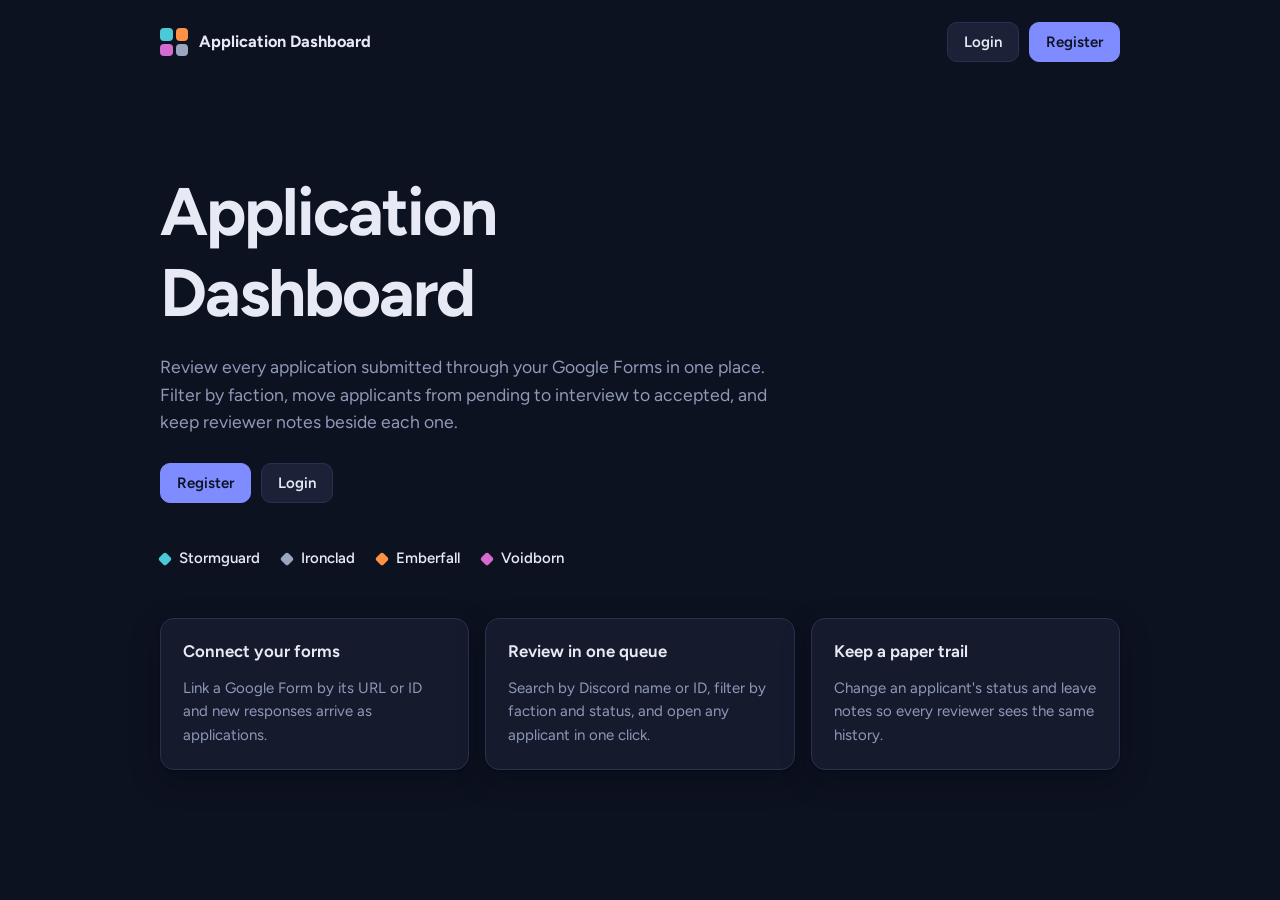
<file: index.html>
<!DOCTYPE html>
<html lang="en">
<head>
<meta charset="utf-8">
<meta name="viewport" content="width=device-width, initial-scale=1">
<title>Application Dashboard</title>
<meta name="color-scheme" content="dark">
<link rel="preconnect" href="https://fonts.googleapis.com">
<link rel="preconnect" href="https://fonts.gstatic.com" crossorigin>
<link href="https://fonts.googleapis.com/css2?family=Figtree:wght@400;500;600;700&display=swap" rel="stylesheet">
<link rel="stylesheet" href="css/style.css">
</head>
<body data-page="home">
<div class="landing">
  <header class="landing-nav">
    <a class="brand" href="index.html"><span class="brand-mark" aria-hidden="true"><i></i><i></i><i></i><i></i></span>Application Dashboard</a>
    <div class="actions"><a class="btn" href="login.html">Login</a><a class="btn btn-primary" href="register.html">Register</a></div>
  </header>
  <section class="hero">
    <h1>Application Dashboard</h1>
    <p class="lead">Review every application submitted through your Google Forms in one place. Filter by faction, move applicants from pending to interview to accepted, and keep reviewer notes beside each one.</p>
    <div class="actions"><a class="btn btn-primary" href="register.html">Register</a><a class="btn" href="login.html">Login</a></div>
    <div class="faction-row" aria-label="Factions">
      <span class="faction faction-stormguard">Stormguard</span><span class="faction faction-ironclad">Ironclad</span><span class="faction faction-emberfall">Emberfall</span><span class="faction faction-voidborn">Voidborn</span>
    </div>
  </section>
  <section class="features" aria-label="What it does">
    <div class="card card-pad"><h2>Connect your forms</h2><p>Link a Google Form by its URL or ID and new responses arrive as applications.</p></div>
    <div class="card card-pad"><h2>Review in one queue</h2><p>Search by Discord name or ID, filter by faction and status, and open any applicant in one click.</p></div>
    <div class="card card-pad"><h2>Keep a paper trail</h2><p>Change an applicant's status and leave notes so every reviewer sees the same history.</p></div>
  </section>
</div>
</body>
</html>
</file>
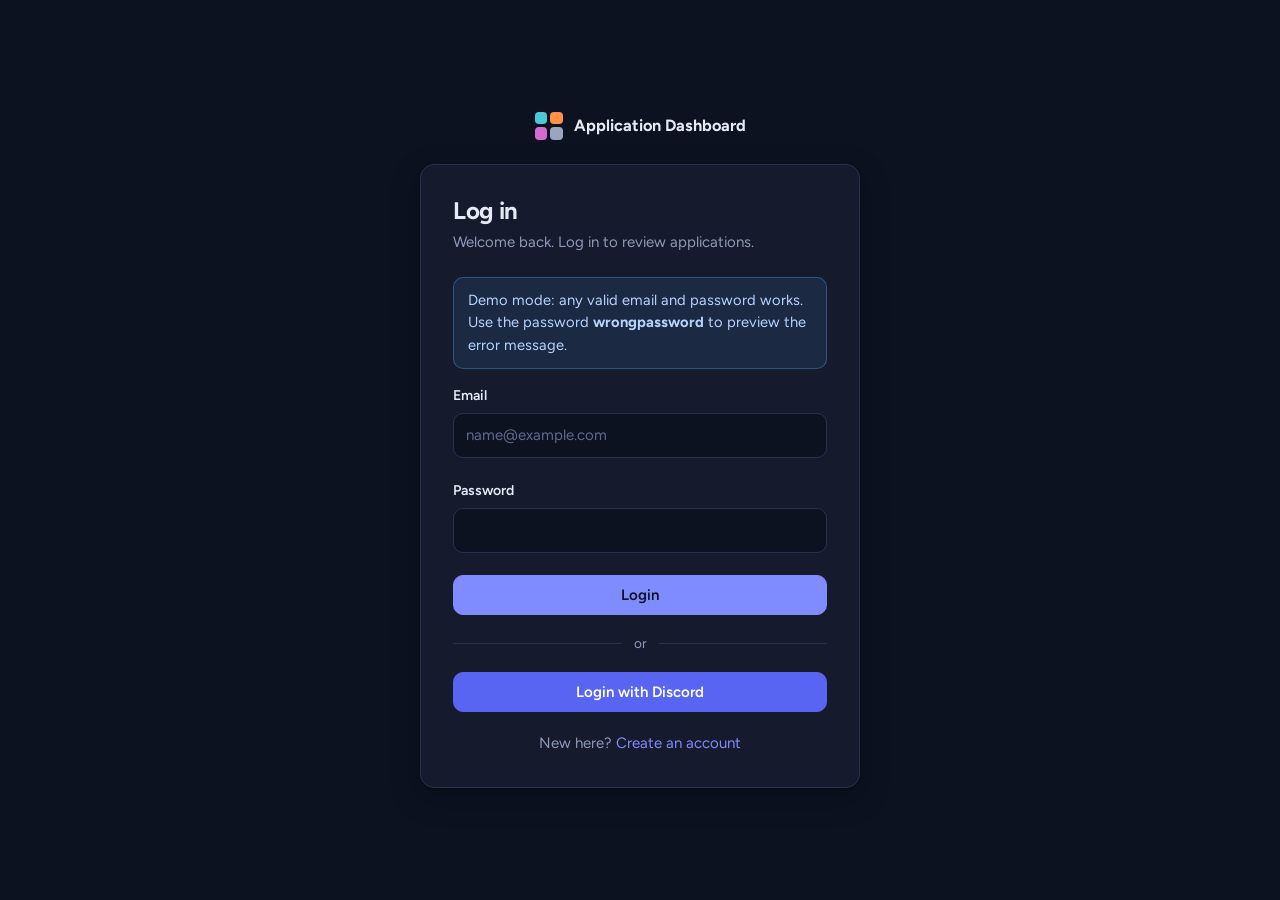
<file: application.html>
<!DOCTYPE html>
<html lang="en">
<head>
<meta charset="utf-8">
<meta name="viewport" content="width=device-width, initial-scale=1">
<title>Application · Application Dashboard</title>
<meta name="color-scheme" content="dark">
<link rel="preconnect" href="https://fonts.googleapis.com">
<link rel="preconnect" href="https://fonts.gstatic.com" crossorigin>
<link href="https://fonts.googleapis.com/css2?family=Figtree:wght@400;500;600;700&display=swap" rel="stylesheet">
<link rel="stylesheet" href="css/style.css">
</head>
<body data-protected data-page="application" data-nav="applications">
<div class="app">
  <header class="topbar" id="topbar"></header>
  <aside class="sidebar" id="sidebar" aria-label="Sidebar"></aside>
  <div class="backdrop" id="backdrop"></div>
  <main class="main" id="main">
    <div id="detail-root" aria-live="polite"><div class="card card-pad" aria-busy="true"><span class="skeleton" style="width:30%;height:24px"></span></div></div>
  </main>
</div>
<script src="js/api.js"></script>
<script src="js/auth.js"></script>
<script src="js/application.js"></script>
</body>
</html>
</file>
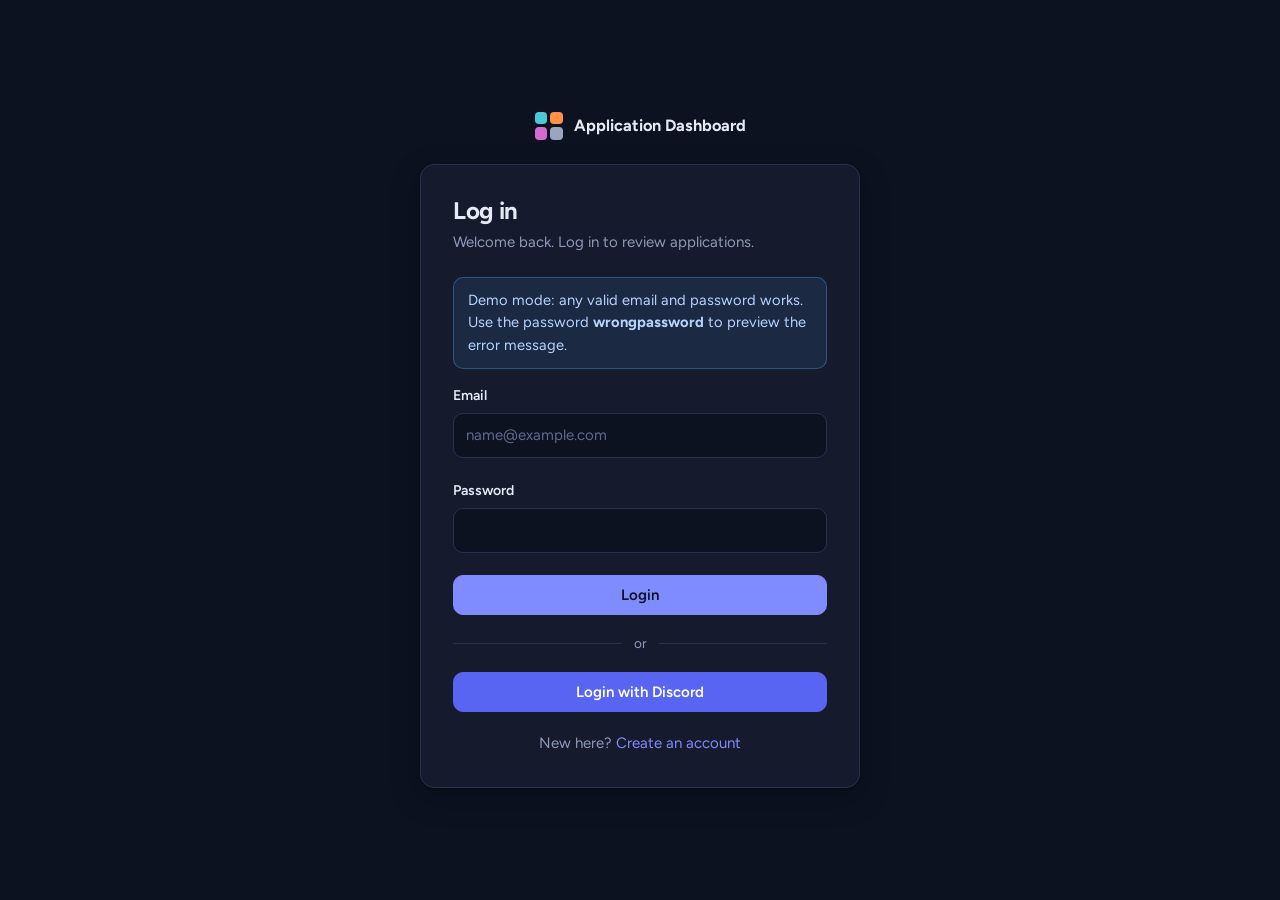
<file: applications.html>
<!DOCTYPE html>
<html lang="en">
<head>
<meta charset="utf-8">
<meta name="viewport" content="width=device-width, initial-scale=1">
<title>Applications · Application Dashboard</title>
<meta name="color-scheme" content="dark">
<link rel="preconnect" href="https://fonts.googleapis.com">
<link rel="preconnect" href="https://fonts.gstatic.com" crossorigin>
<link href="https://fonts.googleapis.com/css2?family=Figtree:wght@400;500;600;700&display=swap" rel="stylesheet">
<link rel="stylesheet" href="css/style.css">
</head>
<body data-protected data-page="applications">
<div class="app">
  <header class="topbar" id="topbar"></header>
  <aside class="sidebar" id="sidebar" aria-label="Sidebar"></aside>
  <div class="backdrop" id="backdrop"></div>
  <main class="main" id="main">
    <div class="page-head"><div><h1>Applications</h1><p>Search, filter and open any application.</p></div></div>
    <section class="card" aria-label="Applications">
      <div class="toolbar">
        <input class="input search" id="search" type="search" placeholder="Search by username, Discord ID or application ID" aria-label="Search applications">
        <select class="input" id="filter-faction" aria-label="Filter by faction"><option value="All">Faction: All</option><option>Stormguard</option><option>Ironclad</option><option>Emberfall</option><option>Voidborn</option></select>
        <select class="input" id="filter-status" aria-label="Filter by status"><option value="All">Status: All</option><option>Pending</option><option>Interview</option><option>Accepted</option><option>Denied</option></select>
        <select class="input" id="sort" aria-label="Sort order"><option value="newest" selected>Newest first</option><option value="oldest">Oldest first</option></select>
      </div>
      <div class="table-wrap"><table>
        <thead><tr><th scope="col">ID</th><th scope="col">Discord Username</th><th scope="col">Discord ID</th><th scope="col">Faction</th><th scope="col">Status</th><th scope="col">Submitted Date</th><th scope="col">Actions</th></tr></thead>
        <tbody id="apps-body"></tbody>
      </table></div>
      <nav class="pager" id="pager" aria-label="Pagination" hidden><span id="pager-info"></span><div class="pager-btns" id="pager-btns"></div></nav>
    </section>
  </main>
</div>
<script src="js/api.js"></script>
<script src="js/auth.js"></script>
<script src="js/applications.js"></script>
</body>
</html>
</file>
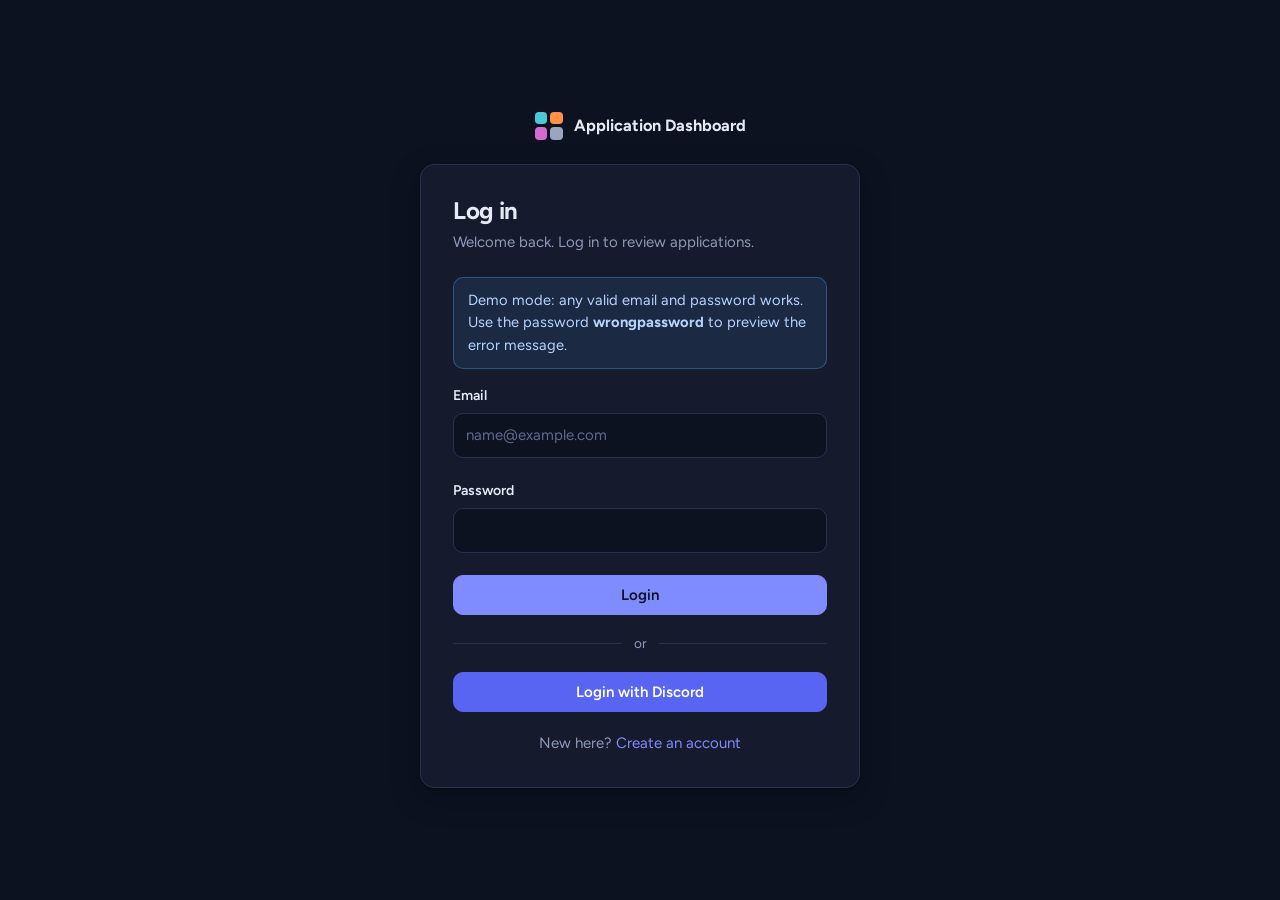
<file: dashboard.html>
<!DOCTYPE html>
<html lang="en">
<head>
<meta charset="utf-8">
<meta name="viewport" content="width=device-width, initial-scale=1">
<title>Dashboard · Application Dashboard</title>
<meta name="color-scheme" content="dark">
<link rel="preconnect" href="https://fonts.googleapis.com">
<link rel="preconnect" href="https://fonts.gstatic.com" crossorigin>
<link href="https://fonts.googleapis.com/css2?family=Figtree:wght@400;500;600;700&display=swap" rel="stylesheet">
<link rel="stylesheet" href="css/style.css">
</head>
<body data-protected data-page="dashboard">
<div class="app">
  <header class="topbar" id="topbar"></header>
  <aside class="sidebar" id="sidebar" aria-label="Sidebar"></aside>
  <div class="backdrop" id="backdrop"></div>
  <main class="main" id="main">
    <div class="page-head"><div><h1>Dashboard</h1><p>A snapshot of everything submitted so far.</p></div><a class="btn btn-primary" href="applications.html">View all applications</a></div>
    <section class="stats" aria-label="Application totals">
      <div class="card stat" style="--c:var(--accent)"><div class="stat-label">Total Applications</div><div class="stat-value" id="stat-total"><span class="skeleton lg"></span></div></div>
      <div class="card stat" style="--c:var(--pending)"><div class="stat-label">Pending</div><div class="stat-value" id="stat-pending"><span class="skeleton lg"></span></div></div>
      <div class="card stat" style="--c:var(--interview)"><div class="stat-label">Interview</div><div class="stat-value" id="stat-interview"><span class="skeleton lg"></span></div></div>
      <div class="card stat" style="--c:var(--accepted)"><div class="stat-label">Accepted</div><div class="stat-value" id="stat-accepted"><span class="skeleton lg"></span></div></div>
      <div class="card stat" style="--c:var(--denied)"><div class="stat-label">Denied</div><div class="stat-value" id="stat-denied"><span class="skeleton lg"></span></div></div>
    </section>
    <section class="card" aria-labelledby="recent-h">
      <div class="card-head"><h2 id="recent-h">Recent applications</h2><a href="applications.html">See all</a></div>
      <div class="table-wrap"><table>
        <thead><tr><th scope="col">Discord username</th><th scope="col">Faction</th><th scope="col">Status</th><th scope="col">Submitted</th><th scope="col"><span class="sr-only">Actions</span></th></tr></thead>
        <tbody id="recent-body"></tbody>
      </table></div>
    </section>
  </main>
</div>
<script src="js/api.js"></script>
<script src="js/auth.js"></script>
<script src="js/dashboard.js"></script>
</body>
</html>
</file>
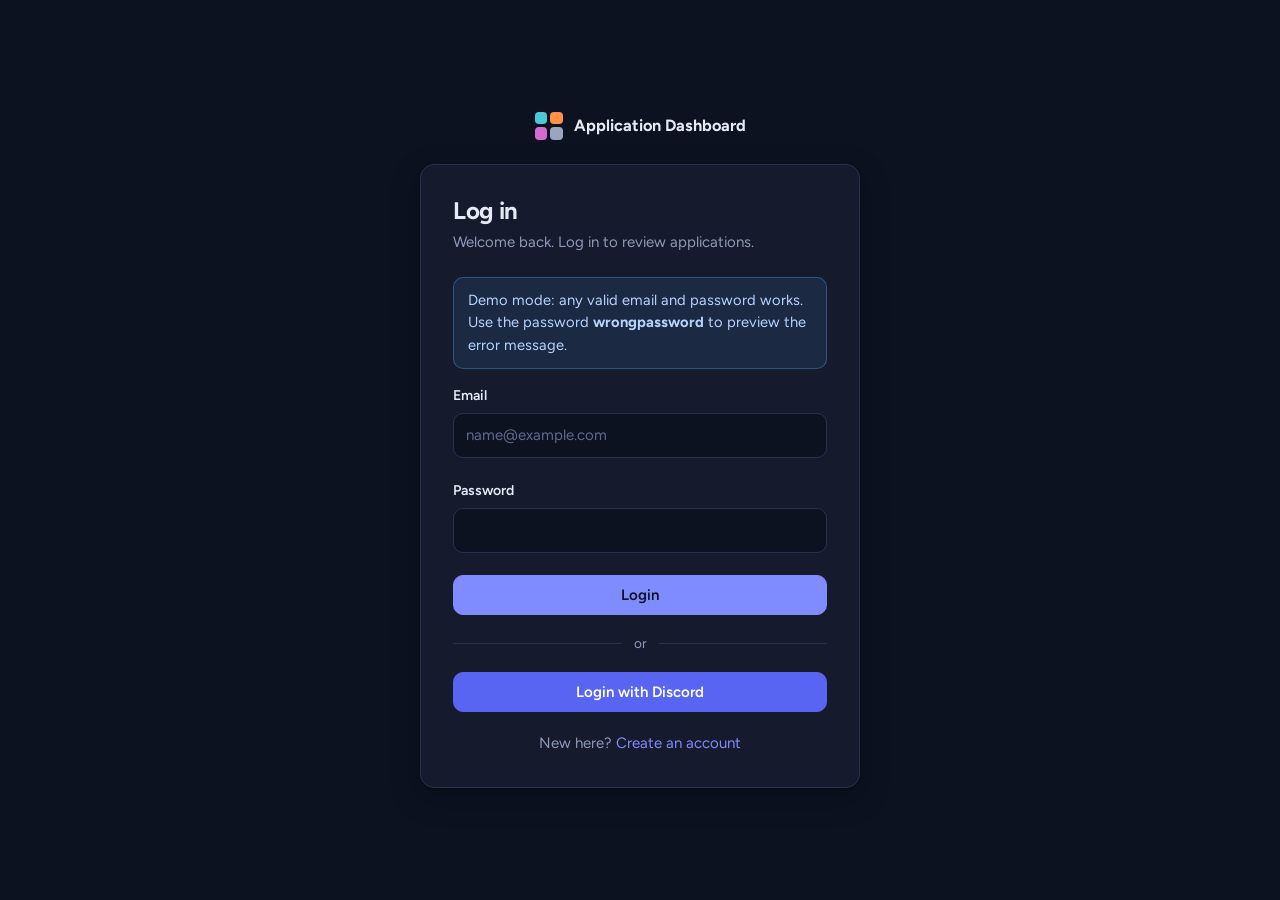
<file: forms.html>
<!DOCTYPE html>
<html lang="en">
<head>
<meta charset="utf-8">
<meta name="viewport" content="width=device-width, initial-scale=1">
<title>Connected Forms · Application Dashboard</title>
<meta name="color-scheme" content="dark">
<link rel="preconnect" href="https://fonts.googleapis.com">
<link rel="preconnect" href="https://fonts.gstatic.com" crossorigin>
<link href="https://fonts.googleapis.com/css2?family=Figtree:wght@400;500;600;700&display=swap" rel="stylesheet">
<link rel="stylesheet" href="css/style.css">
</head>
<body data-protected data-page="forms">
<div class="app">
  <header class="topbar" id="topbar"></header>
  <aside class="sidebar" id="sidebar" aria-label="Sidebar"></aside>
  <div class="backdrop" id="backdrop"></div>
  <main class="main" id="main">
    <div class="page-head"><div><h1>Connected Forms</h1><p>Google Forms that feed applications into this dashboard.</p></div></div>
    <div class="stack">
      <section class="card card-pad" aria-labelledby="connect-h">
        <h2 id="connect-h">Connect a form</h2>
        <div id="form-alert" class="alert" role="alert" hidden></div>
        <form id="connect-form" class="inline-form" novalidate>
          <div class="field"><label class="sr-only" for="form-input">Google Form URL or Form ID</label><input class="input" id="form-input" type="text" autocomplete="off" placeholder="Google Form URL or Form ID"><div class="field-error" id="form-input-error"></div></div>
          <button class="btn btn-primary" type="submit" id="connect-submit">Connect Google Form</button>
        </form>
      </section>
      <section class="card" aria-label="Connected forms">
        <div class="table-wrap"><table>
          <thead><tr><th scope="col">Form name</th><th scope="col">Google Form ID</th><th scope="col">Status</th><th scope="col">Connected date</th><th scope="col">Actions</th></tr></thead>
          <tbody id="forms-body"></tbody>
        </table></div>
      </section>
    </div>
  </main>
</div>
<script src="js/api.js"></script>
<script src="js/auth.js"></script>
<script src="js/forms.js"></script>
</body>
</html>
</file>
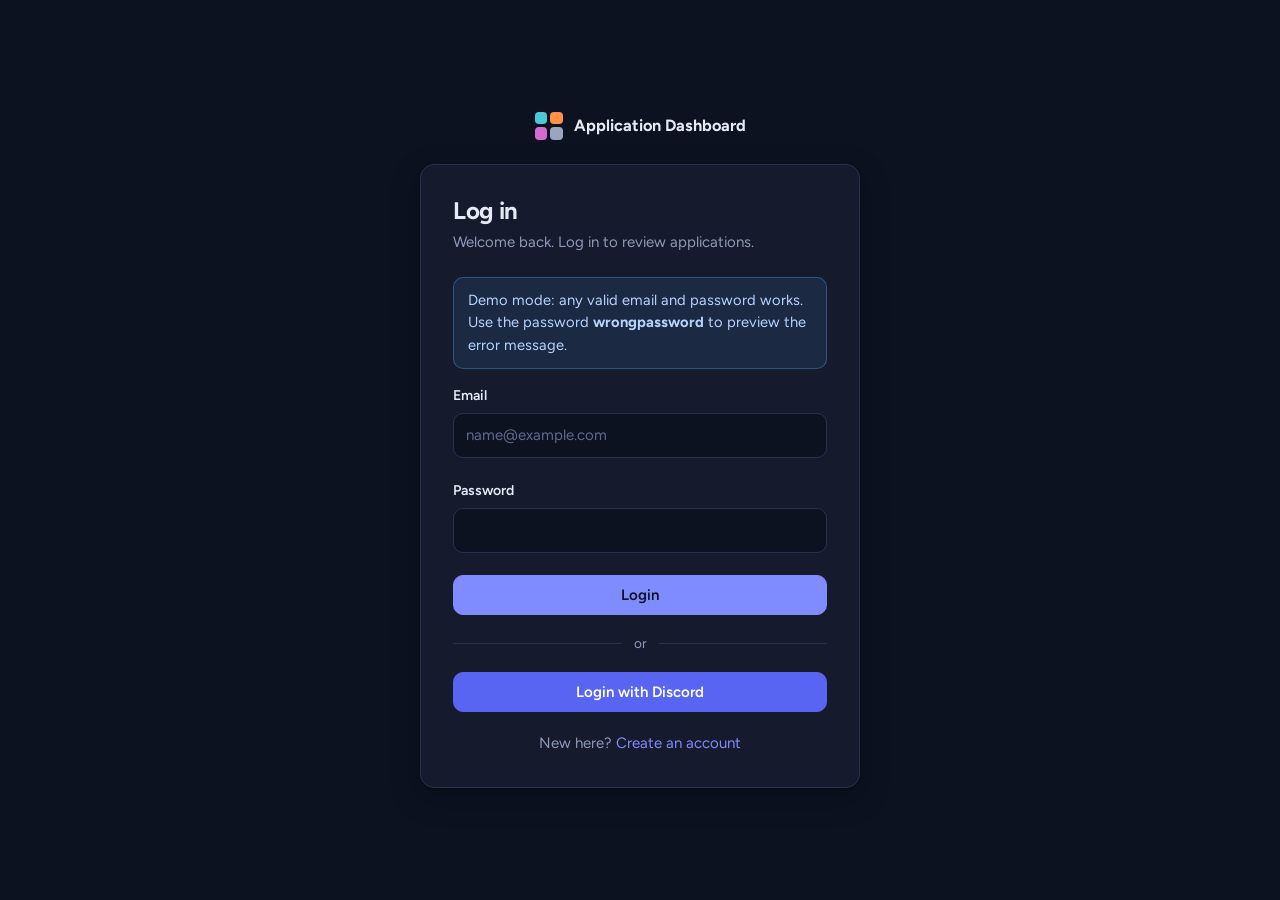
<file: login.html>
<!DOCTYPE html>
<html lang="en">
<head>
<meta charset="utf-8">
<meta name="viewport" content="width=device-width, initial-scale=1">
<title>Login · Application Dashboard</title>
<meta name="color-scheme" content="dark">
<link rel="preconnect" href="https://fonts.googleapis.com">
<link rel="preconnect" href="https://fonts.gstatic.com" crossorigin>
<link href="https://fonts.googleapis.com/css2?family=Figtree:wght@400;500;600;700&display=swap" rel="stylesheet">
<link rel="stylesheet" href="css/style.css">
</head>
<body data-page="login">
<div class="auth-wrap">
  <a class="brand" href="index.html"><span class="brand-mark" aria-hidden="true"><i></i><i></i><i></i><i></i></span>Application Dashboard</a>
  <div class="card auth-card">
    <h1>Log in</h1>
    <p class="sub">Welcome back. Log in to review applications.</p>
    <div id="form-alert" class="alert" role="alert" hidden></div>
    <div id="demo-note" class="alert alert-info" hidden>Demo mode: any valid email and password works. Use the password <strong>wrongpassword</strong> to preview the error message.</div>
    <form id="login-form" novalidate>
      <div class="field"><label for="email">Email</label><input class="input" id="email" name="email" type="email" autocomplete="email" placeholder="name@example.com" required><div class="field-error" id="email-error"></div></div>
      <div class="field"><label for="password">Password</label><input class="input" id="password" name="password" type="password" autocomplete="current-password" required><div class="field-error" id="password-error"></div></div>
      <button class="btn btn-primary btn-block" type="submit" id="login-submit">Login</button>
    </form>
    <div class="divider">or</div>
    <button class="btn btn-discord btn-block" type="button" id="discord-login">Login with Discord</button>
    <p class="auth-foot">New here? <a href="register.html">Create an account</a></p>
  </div>
</div>
<script src="js/api.js"></script>
<script src="js/auth.js"></script>
</body>
</html>
</file>
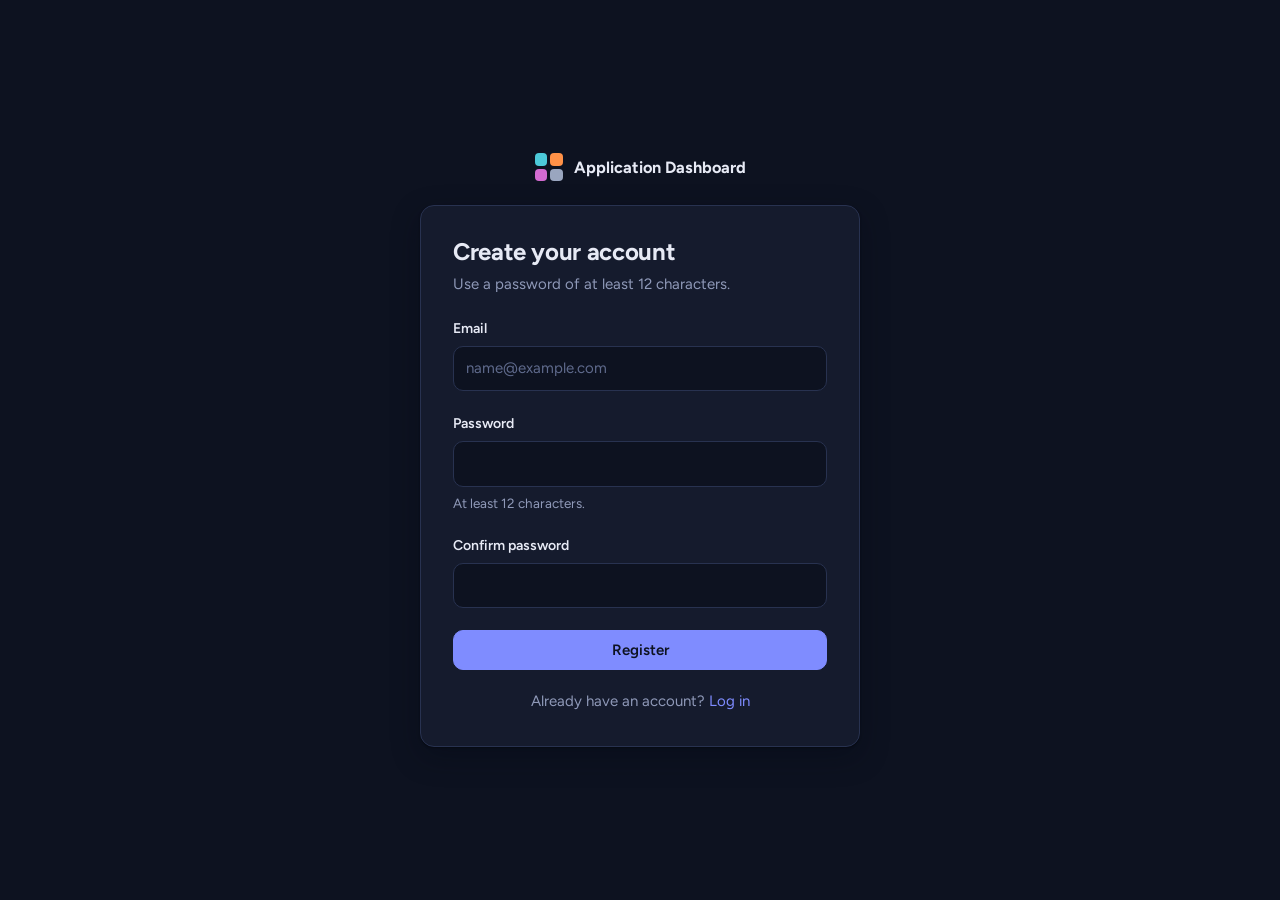
<file: register.html>
<!DOCTYPE html>
<html lang="en">
<head>
<meta charset="utf-8">
<meta name="viewport" content="width=device-width, initial-scale=1">
<title>Register · Application Dashboard</title>
<meta name="color-scheme" content="dark">
<link rel="preconnect" href="https://fonts.googleapis.com">
<link rel="preconnect" href="https://fonts.gstatic.com" crossorigin>
<link href="https://fonts.googleapis.com/css2?family=Figtree:wght@400;500;600;700&display=swap" rel="stylesheet">
<link rel="stylesheet" href="css/style.css">
</head>
<body data-page="register">
<div class="auth-wrap">
  <a class="brand" href="index.html"><span class="brand-mark" aria-hidden="true"><i></i><i></i><i></i><i></i></span>Application Dashboard</a>
  <div class="card auth-card">
    <h1>Create your account</h1>
    <p class="sub">Use a password of at least 12 characters.</p>
    <div id="form-alert" class="alert" role="alert" hidden></div>
    <form id="register-form" novalidate>
      <div class="field"><label for="email">Email</label><input class="input" id="email" name="email" type="email" autocomplete="email" placeholder="name@example.com" required><div class="field-error" id="email-error"></div></div>
      <div class="field"><label for="password">Password</label><input class="input" id="password" name="password" type="password" autocomplete="new-password" required aria-describedby="password-hint"><div class="hint" id="password-hint">At least 12 characters.</div><div class="field-error" id="password-error"></div></div>
      <div class="field"><label for="confirm">Confirm password</label><input class="input" id="confirm" name="confirm" type="password" autocomplete="new-password" required><div class="field-error" id="confirm-error"></div></div>
      <button class="btn btn-primary btn-block" type="submit" id="register-submit">Register</button>
    </form>
    <p class="auth-foot">Already have an account? <a href="login.html">Log in</a></p>
  </div>
</div>
<script src="js/api.js"></script>
<script src="js/auth.js"></script>
</body>
</html>
</file>
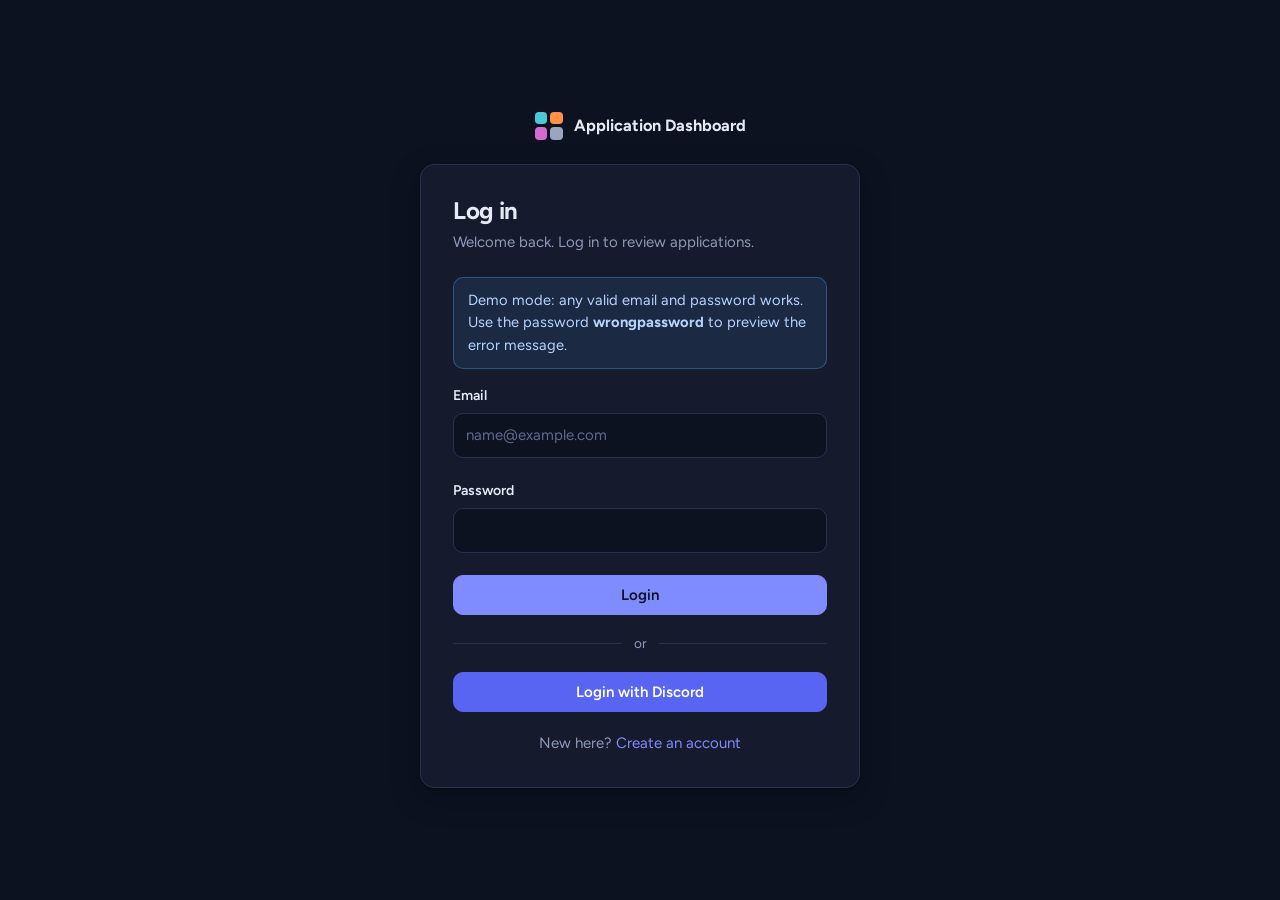
<file: settings.html>
<!DOCTYPE html>
<html lang="en">
<head>
<meta charset="utf-8">
<meta name="viewport" content="width=device-width, initial-scale=1">
<title>Settings · Application Dashboard</title>
<meta name="color-scheme" content="dark">
<link rel="preconnect" href="https://fonts.googleapis.com">
<link rel="preconnect" href="https://fonts.gstatic.com" crossorigin>
<link href="https://fonts.googleapis.com/css2?family=Figtree:wght@400;500;600;700&display=swap" rel="stylesheet">
<link rel="stylesheet" href="css/style.css">
</head>
<body data-protected data-page="settings">
<div class="app">
  <header class="topbar" id="topbar"></header>
  <aside class="sidebar" id="sidebar" aria-label="Sidebar"></aside>
  <div class="backdrop" id="backdrop"></div>
  <main class="main" id="main">
    <div class="page-head"><div><h1>Settings</h1><p>Manage your account and sign-in options.</p></div></div>
    <div class="stack" style="max-width:720px">
      <section class="card card-pad" aria-labelledby="acct-h">
        <h2 id="acct-h">Account</h2>
        <div class="row"><div><div class="muted">Email</div><strong id="acct-email"><span class="skeleton" style="width:160px"></span></strong></div></div>
        <div class="row"><div><div class="muted">Discord</div><strong id="acct-discord"><span class="skeleton" style="width:120px"></span></strong></div><button type="button" class="btn btn-discord" id="link-discord">Link Discord</button></div>
      </section>
      <section class="card card-pad" aria-labelledby="pw-h">
        <h2 id="pw-h">Change password</h2>
        <div id="form-alert" class="alert" role="alert" hidden></div>
        <form id="password-form" novalidate>
          <div class="field"><label for="current-password">Current password</label><input class="input" id="current-password" type="password" autocomplete="current-password"><div class="field-error" id="current-password-error"></div></div>
          <div class="field"><label for="new-password">New password</label><input class="input" id="new-password" type="password" autocomplete="new-password"><div class="hint">At least 12 characters.</div><div class="field-error" id="new-password-error"></div></div>
          <div class="field"><label for="confirm-password">Confirm new password</label><input class="input" id="confirm-password" type="password" autocomplete="new-password"><div class="field-error" id="confirm-password-error"></div></div>
          <button class="btn btn-primary" type="submit" id="password-submit">Change Password</button>
        </form>
      </section>
      <section class="card card-pad" aria-labelledby="sess-h">
        <h2 id="sess-h">Sessions</h2>
        <div class="row"><p class="muted">Sign out of every device where you are logged in.</p><button type="button" class="btn btn-danger" id="logout-all">Logout everywhere</button></div>
      </section>
    </div>
  </main>
</div>
<script src="js/api.js"></script>
<script src="js/auth.js"></script>
<script src="js/settings.js"></script>
</body>
</html>
</file>
<file: css/style.css>
/* Application Dashboard — shared styles */
:root{
  --bg:#0d1220; --surface:#151b2d; --surface-2:#1b2238; --border:#283250;
  --text:#e7eaf5; --muted:#8f99b8;
  --accent:#7f8cff; --accent-hover:#99a4ff; --accent-ink:#0d1220;
  --pending:#f2c14e; --interview:#5aa2ff; --accepted:#4cc38a; --denied:#f0626f;
  --f-stormguard:#4cc9d9; --f-ironclad:#9aa6bf; --f-emberfall:#ff9147; --f-voidborn:#d36bd1;
  --radius:14px; --shadow:0 1px 2px rgba(0,0,0,.35),0 10px 28px rgba(4,8,20,.35);
  --sidebar-w:252px;
  --font:"Figtree",system-ui,-apple-system,"Segoe UI",Roboto,sans-serif;
}
*,*::before,*::after{box-sizing:border-box}
[hidden]{display:none!important}
html{-webkit-text-size-adjust:100%}
body{margin:0;background:var(--bg);color:var(--text);font:400 15px/1.55 var(--font);-webkit-font-smoothing:antialiased}
h1,h2,h3,p,dl,dd{margin:0}
h1{font-size:1.75rem;font-weight:700;line-height:1.2;letter-spacing:-.015em}
h2{font-size:1.05rem;font-weight:650;line-height:1.3}
a{color:var(--accent);text-decoration:none}
a:hover{color:var(--accent-hover)}
:focus-visible{outline:2px solid var(--accent);outline-offset:2px}
.muted{color:var(--muted)}
.icon{width:20px;height:20px;flex:none}
.sr-only{position:absolute;width:1px;height:1px;overflow:hidden;clip:rect(0 0 0 0);white-space:nowrap}

/* Brand */
.brand{display:inline-flex;align-items:center;gap:11px;font-weight:700;font-size:1.02rem;color:var(--text)}
.brand:hover{color:var(--text)}
.brand-mark{display:grid;grid-template-columns:1fr 1fr;gap:3px;width:28px;height:28px;flex:none}
.brand-mark i{border-radius:4px;background:var(--f-stormguard)}
.brand-mark i:nth-child(2){background:var(--f-emberfall)}
.brand-mark i:nth-child(3){background:var(--f-voidborn)}
.brand-mark i:nth-child(4){background:var(--f-ironclad)}

/* App shell */
.app{min-height:100vh;display:grid;grid-template-columns:var(--sidebar-w) minmax(0,1fr)}
.sidebar{position:sticky;top:0;height:100vh;display:flex;flex-direction:column;gap:26px;padding:22px 14px;background:var(--surface);border-right:1px solid var(--border);overflow-y:auto}
.sidebar .brand{padding:0 8px}
.sidebar-foot{margin-top:auto;display:grid;gap:10px}
.user-chip{display:grid;padding:10px 12px;border-radius:10px;background:var(--surface-2);font-size:.82rem;min-width:0}
.user-chip strong{font-size:.9rem;overflow:hidden;text-overflow:ellipsis;white-space:nowrap}
.nav{display:flex;flex-direction:column;gap:2px}
.nav a,.nav button{display:flex;align-items:center;gap:12px;width:100%;padding:10px 12px;border:0;border-radius:10px;background:none;color:var(--muted);font:inherit;font-weight:550;text-align:left;cursor:pointer;transition:background .15s,color .15s}
.nav a:hover,.nav button:hover{background:var(--surface-2);color:var(--text)}
.nav a[aria-current="page"]{background:rgba(127,140,255,.16);color:var(--text)}
.nav a[aria-current="page"] .icon{color:var(--accent)}
.topbar{display:none}
.backdrop{display:none}
.main{min-width:0;width:100%;max-width:1280px;padding:34px clamp(18px,4vw,44px) 64px}
.page-head{display:flex;justify-content:space-between;align-items:flex-end;gap:16px;flex-wrap:wrap;margin-bottom:24px}
.page-head p{color:var(--muted);margin-top:4px}
.back{display:inline-block;color:var(--muted);margin-bottom:14px;font-weight:550}
.back:hover{color:var(--text)}
.icon-btn{display:inline-grid;place-items:center;width:40px;height:40px;border-radius:10px;border:1px solid var(--border);background:var(--surface-2);color:var(--text);cursor:pointer}
.icon-btn:hover{border-color:#38446a}

/* Buttons */
.btn{display:inline-flex;align-items:center;justify-content:center;gap:8px;padding:10px 16px;border-radius:10px;border:1px solid var(--border);background:var(--surface-2);color:var(--text);font:inherit;font-weight:600;line-height:1.2;white-space:nowrap;cursor:pointer;transition:background .15s,border-color .15s,transform .05s}
.btn:hover{background:#242d49;border-color:#3a4670;color:var(--text)}
.btn:active{transform:translateY(1px)}
.btn-primary{background:var(--accent);border-color:var(--accent);color:var(--accent-ink)}
.btn-primary:hover{background:var(--accent-hover);border-color:var(--accent-hover);color:var(--accent-ink)}
.btn-danger{color:var(--denied);border-color:rgba(240,98,111,.4);background:rgba(240,98,111,.08)}
.btn-danger:hover{background:rgba(240,98,111,.17);border-color:rgba(240,98,111,.6);color:var(--denied)}
.btn-discord{background:#5865f2;border-color:#5865f2;color:#fff}
.btn-discord:hover{background:#6c77f4;border-color:#6c77f4;color:#fff}
.btn-sm{padding:6px 12px;font-size:.86rem;border-radius:8px}
.btn-block{width:100%}
.btn[disabled]{opacity:.65;cursor:not-allowed}
.btn.is-loading::before{content:"";width:14px;height:14px;border-radius:50%;border:2px solid currentColor;border-right-color:transparent;animation:spin .7s linear infinite}
@keyframes spin{to{transform:rotate(360deg)}}

/* Forms */
.field{display:flex;flex-direction:column;gap:6px;margin-bottom:16px}
.field label{font-weight:600;font-size:.88rem}
.input{width:100%;padding:10px 12px;background:var(--bg);border:1px solid var(--border);border-radius:10px;color:var(--text);font:inherit;transition:border-color .15s,box-shadow .15s}
.input:hover{border-color:#3a4670}
.input:focus{outline:none;border-color:var(--accent);box-shadow:0 0 0 3px rgba(127,140,255,.24)}
.input[aria-invalid="true"]{border-color:var(--denied)}
.input::placeholder{color:#5f6a8c}
textarea.input{min-height:110px;resize:vertical}
select.input{appearance:none;padding-right:36px;background:var(--bg) url("data:image/svg+xml,%3Csvg xmlns='http://www.w3.org/2000/svg' width='12' height='8' viewBox='0 0 12 8' fill='none' stroke='%238f99b8' stroke-width='1.8' stroke-linecap='round' stroke-linejoin='round'%3E%3Cpath d='M1 1.5l5 5 5-5'/%3E%3C/svg%3E") no-repeat right 12px center}
.field-error{color:var(--denied);font-size:.84rem}
.hint{color:var(--muted);font-size:.84rem}
.alert{padding:11px 14px;border-radius:10px;border:1px solid;font-size:.92rem;margin-bottom:16px}
.alert-error{color:#ffb3ba;background:rgba(240,98,111,.1);border-color:rgba(240,98,111,.4)}
.alert-success{color:#a6ecc7;background:rgba(76,195,138,.1);border-color:rgba(76,195,138,.4)}
.alert-info{color:#b7d4ff;background:rgba(90,162,255,.1);border-color:rgba(90,162,255,.35)}
.inline-form{display:flex;gap:12px;flex-wrap:wrap;align-items:flex-start}
.inline-form .field{flex:1 1 280px;margin:0}

/* Cards, stats */
.card{background:var(--surface);border:1px solid var(--border);border-radius:var(--radius);box-shadow:var(--shadow)}
.card-pad{padding:22px}
.card-head{display:flex;justify-content:space-between;align-items:center;gap:12px;padding:18px 22px;border-bottom:1px solid var(--border)}
.stack{display:grid;gap:20px}
.stats{display:grid;grid-template-columns:repeat(5,minmax(0,1fr));gap:14px;margin-bottom:24px}
.stat{padding:18px 20px}
.stat-label{display:flex;align-items:center;gap:8px;color:var(--muted);font-weight:550;font-size:.9rem}
.stat-label::before{content:"";width:9px;height:9px;border-radius:50%;background:var(--c,var(--accent))}
.stat-value{font-size:2rem;font-weight:700;line-height:1.1;margin-top:10px;font-variant-numeric:tabular-nums}
.row{display:flex;justify-content:space-between;align-items:center;gap:16px;flex-wrap:wrap}
.row + .row{margin-top:16px;padding-top:16px;border-top:1px solid var(--border)}

/* Tables */
.toolbar{display:flex;flex-wrap:wrap;gap:12px;padding:16px 22px;border-bottom:1px solid var(--border)}
.toolbar .search{flex:1 1 240px}
.toolbar select{width:auto;min-width:150px}
.table-wrap{overflow-x:auto}
table{width:100%;border-collapse:collapse;min-width:680px}
th{text-align:left;font-size:.82rem;font-weight:600;color:var(--muted);padding:12px 18px;border-bottom:1px solid var(--border);white-space:nowrap}
td{padding:14px 18px;border-bottom:1px solid rgba(40,50,80,.65);vertical-align:middle}
tbody tr{transition:background .12s}
tbody tr:hover{background:rgba(127,140,255,.07)}
tbody tr:last-child td{border-bottom:0}
td.num{color:var(--muted);font-variant-numeric:tabular-nums;white-space:nowrap}
td.strong{font-weight:600}
td.actions{text-align:right;white-space:nowrap}
td.actions .btn + .btn{margin-left:6px}
.pager{display:flex;justify-content:space-between;align-items:center;flex-wrap:wrap;gap:12px;padding:14px 22px;border-top:1px solid var(--border);color:var(--muted);font-size:.9rem}
.pager-btns{display:flex;gap:6px;flex-wrap:wrap}
.pager .btn[aria-current="page"]{background:var(--accent);border-color:var(--accent);color:var(--accent-ink)}
.empty{padding:52px 24px;text-align:center;color:var(--muted)}
.empty strong{display:block;color:var(--text);font-size:1.05rem;margin-bottom:6px}
.empty .btn{margin-top:16px}
.skeleton{display:block;height:13px;border-radius:6px;background:linear-gradient(90deg,var(--surface-2) 25%,#252e4c 50%,var(--surface-2) 75%);background-size:200% 100%;animation:shimmer 1.3s linear infinite}
.skeleton.lg{height:30px;width:56px;margin-top:2px}
@keyframes shimmer{to{background-position:-200% 0}}

/* Badges & faction sigils */
.badge{display:inline-flex;align-items:center;gap:7px;padding:3px 11px;border-radius:999px;font-size:.82rem;font-weight:600;background:var(--b-bg,rgba(143,153,184,.14));color:var(--b-fg,var(--muted))}
.badge::before{content:"";width:6px;height:6px;border-radius:50%;background:currentColor}
.badge-pending,.badge-syncing{--b-fg:var(--pending);--b-bg:rgba(242,193,78,.14)}
.badge-interview{--b-fg:var(--interview);--b-bg:rgba(90,162,255,.15)}
.badge-accepted,.badge-active{--b-fg:var(--accepted);--b-bg:rgba(76,195,138,.15)}
.badge-denied,.badge-error{--b-fg:var(--denied);--b-bg:rgba(240,98,111,.15)}
.faction{display:inline-flex;align-items:center;gap:9px;font-weight:550}
.faction::before{content:"";width:10px;height:10px;border-radius:2px;transform:rotate(45deg);background:var(--fc,var(--muted))}
.faction-stormguard{--fc:var(--f-stormguard)}.faction-ironclad{--fc:var(--f-ironclad)}
.faction-emberfall{--fc:var(--f-emberfall)}.faction-voidborn{--fc:var(--f-voidborn)}

/* Detail page */
.detail{display:grid;grid-template-columns:minmax(0,1.6fr) minmax(280px,1fr);gap:20px;align-items:start}
.meta{display:grid;grid-template-columns:repeat(2,minmax(0,1fr));gap:18px 24px}
.meta dt{color:var(--muted);font-size:.84rem;margin-bottom:2px}
.meta dd{font-weight:600;overflow-wrap:anywhere}
.prose{white-space:pre-wrap;overflow-wrap:anywhere;max-width:70ch}
.note{padding:12px 14px;background:var(--surface-2);border-radius:10px;margin-bottom:10px}
.note-meta{color:var(--muted);font-size:.82rem;margin-bottom:4px}
.card-pad > h2{margin-bottom:14px}

/* Toasts */
.toast-root{position:fixed;right:18px;bottom:18px;display:flex;flex-direction:column;gap:10px;z-index:100;max-width:calc(100vw - 36px)}
.toast{padding:12px 16px;border-radius:10px;background:var(--surface-2);border:1px solid var(--border);box-shadow:var(--shadow);font-size:.92rem}
.toast-success{border-color:rgba(76,195,138,.55)}.toast-error{border-color:rgba(240,98,111,.6)}

/* Landing & auth */
.landing{max-width:1040px;margin:0 auto;padding:22px clamp(18px,4vw,40px) 72px}
.landing-nav{display:flex;justify-content:space-between;align-items:center;gap:12px}
.landing-nav .actions,.hero .actions{display:flex;gap:10px;flex-wrap:wrap}
.hero{padding:clamp(56px,10vw,110px) 0 48px}
.hero h1{font-size:clamp(2.4rem,6.5vw,4.2rem);letter-spacing:-.03em;max-width:14ch}
.hero .lead{max-width:58ch;color:var(--muted);font-size:1.1rem;margin:20px 0 28px}
.faction-row{display:flex;gap:22px;flex-wrap:wrap;margin-top:44px;color:var(--text)}
.features{display:grid;grid-template-columns:repeat(3,minmax(0,1fr));gap:16px}
.features p{color:var(--muted);margin-top:8px}
.auth-wrap{min-height:100vh;display:grid;place-items:center;align-content:center;gap:24px;padding:24px}
.auth-card{width:min(440px,100%);padding:32px}
.auth-card h1{font-size:1.5rem;margin-bottom:6px}
.auth-card .sub{color:var(--muted);margin-bottom:22px}
.divider{display:flex;align-items:center;gap:12px;color:var(--muted);font-size:.85rem;margin:18px 0}
.divider::before,.divider::after{content:"";flex:1;height:1px;background:var(--border)}
.auth-foot{text-align:center;margin-top:20px;color:var(--muted)}

/* Responsive */
@media (max-width:1100px){.stats{grid-template-columns:repeat(3,minmax(0,1fr))}}
@media (max-width:1000px){.detail{grid-template-columns:1fr}.features{grid-template-columns:1fr}}
@media (max-width:900px){
  .app{grid-template-columns:1fr}
  .topbar{display:flex;align-items:center;gap:12px;position:sticky;top:0;z-index:30;padding:10px 16px;background:var(--surface);border-bottom:1px solid var(--border)}
  .sidebar{position:fixed;left:0;top:0;z-index:40;width:min(290px,86vw);transform:translateX(-100%);visibility:hidden;transition:transform .22s ease,visibility 0s .22s;box-shadow:var(--shadow)}
  body.nav-open .sidebar{transform:none;visibility:visible;transition-delay:0s}
  body.nav-open .backdrop{display:block;position:fixed;inset:0;z-index:35;background:rgba(5,8,18,.62)}
  .main{padding-top:24px}
}
@media (max-width:600px){
  .stats{grid-template-columns:repeat(2,minmax(0,1fr))}
  .stats .stat:first-child{grid-column:1/-1}
  .meta{grid-template-columns:1fr}
  .toolbar select{flex:1 1 140px}
  .card-head,.toolbar,.pager{padding-left:16px;padding-right:16px}
  .auth-card{padding:24px}
  h1{font-size:1.5rem}
}
@media (prefers-reduced-motion:reduce){*,*::before,*::after{animation-duration:.01ms!important;animation-iteration-count:1!important;transition-duration:.01ms!important}}
</file>
